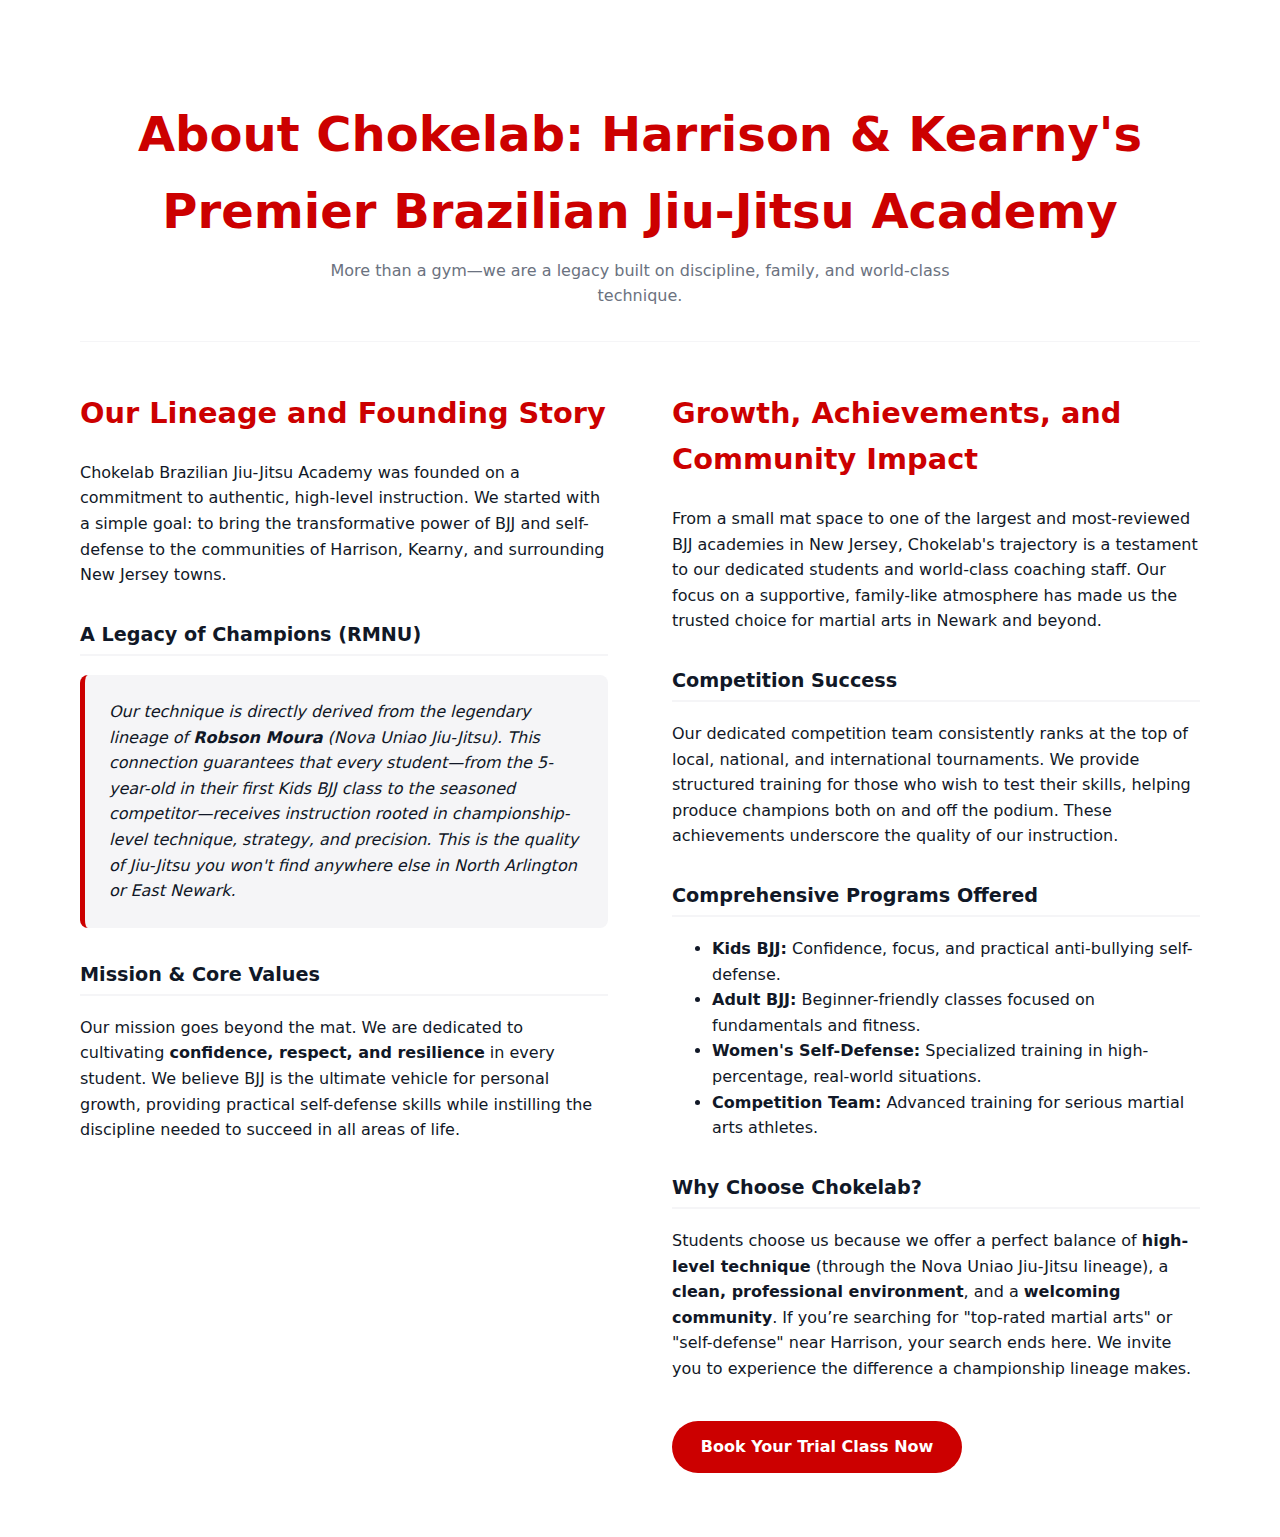
<file: CLA-TRIAL-2026/about-us.html>
<!DOCTYPE html>
<html lang="en">
<head>
    <meta charset="UTF-8">
    <meta name="viewport" content="width=device-width, initial-scale=1.0">
    
    <title>About Chokelab Academy | Top Rated Brazilian Jiu-Jitsu | Harrison NJ</title>
    <meta name="description" content="Discover the history, lineage (Robson Moura / RMNU), and inspiring mission of Chokelab Brazilian Jiu-Jitsu Academy. Offering top-rated programs for Kids and Adults in Harrison & Kearny, NJ.">
    <link rel="canonical" href="https://clatrial.com/about-us.html">

    <meta property="og:title" content="About Chokelab Academy | Top Rated Brazilian Jiu-Jitsu | Harrison NJ">
    <meta property="og:description" content="Discover the history, lineage, and mission of Chokelab Brazilian Jiu-Jitsu Academy. Programs for all ages in Harrison, NJ.">
    <meta property="og:type" content="website">
    <meta property="og:url" content="https://clatrial.com/about-us.html">
    <meta property="og:image" content="https://clatrial.com/assets/images/chokelab-og-image.jpg"> 

    <link rel="stylesheet" href="styles.css">

    <style>
        /* Variables for consistency (assuming these are in your main CSS) */
        :root {
            --text: #111827;
            --muted: #6b7280;
            --accent: #CC0000; /* Primary brand color (Red) */
            --bg-alt: #f5f5f7;
            --radius: 8px;
        }

        body {
            font-family: system-ui, -apple-system, BlinkMacSystemFont, "Segoe UI", sans-serif;
            line-height: 1.6;
            margin: 0;
            color: var(--text);
        }

        .container {
            width: min(1120px, 100% - 2.5rem); /* Inherits main landing page max-width */
            margin-inline: auto;
        }

        .about-section {
            padding: 4rem 0;
            background-color: white;
        }

        .about-header {
            text-align: center;
            padding-bottom: 2rem;
            border-bottom: 1px solid var(--bg-alt);
        }

        .about-header h1 {
            font-size: clamp(2.2rem, 5vw, 3rem);
            color: var(--accent);
            margin-bottom: 0.5rem;
        }

        .section-intro {
            color: var(--muted);
            max-width: 42rem;
            margin: 0.5rem auto 0;
        }

        /* Two-Column Layout for Desktop, Stacks on Mobile */
        .content-grid {
            display: grid;
            grid-template-columns: 1fr 1fr;
            gap: 4rem;
            padding-top: 3rem;
        }

        .content-block h2 {
            color: var(--accent);
            font-size: 1.8rem;
            margin-top: 0;
        }

        .content-block h3 {
            color: var(--text);
            font-size: 1.2rem;
            margin-top: 2rem;
            border-bottom: 2px solid var(--bg-alt);
            padding-bottom: 0.2rem;
        }

        .lineage-box {
            background-color: var(--bg-alt);
            padding: 1.5rem;
            border-left: 5px solid var(--accent);
            border-radius: var(--radius);
            margin-bottom: 2rem;
        }

        .lineage-box p {
            font-style: italic;
            margin: 0;
        }
        
        .cta-button {
            display: inline-block;
            background-color: var(--accent);
            color: white;
            padding: 0.8rem 1.8rem;
            border-radius: 999px;
            text-decoration: none;
            font-weight: 600;
            margin-top: 1.5rem;
            transition: background-color 0.2s;
        }

        .cta-button:hover {
            background-color: #990000; 
        }

        /* Mobile Adjustments */
        @media (max-width: 900px) {
            .content-grid {
                grid-template-columns: 1fr; /* Stacks columns */
                gap: 2rem;
            }
        }
    </style>
    
    <script type="application/ld+json">
    {
      "@context": "http://schema.org",
      "@graph": [
        {
          "@type": ["LocalBusiness", "SportsActivityLocation"],
          "name": "Chokelab Brazilian Jiu-Jitsu Academy",
          "url": "https://clatrial.com/",
          "image": "https://clatrial.com/assets/images/logo.png",
          "priceRange": "$$",
          "address": {
            "@type": "PostalAddress",
            "streetAddress": "756 Harrison Ave",
            "addressLocality": "Harrison",
            "addressRegion": "NJ",
            "postalCode": "07029"
          },
          "areaServed": ["Kearny", "Newark", "North Arlington", "East Newark"],
          "telephone": "+1-973-445-7796"
        },
        {
          "@type": "WebPage",
          "name": "About Chokelab Academy",
          "url": "https://clatrial.com/about-us.html",
          "description": "Discover the history, lineage (Robson Moura / RMNU), and mission of Chokelab Brazilian Jiu-Jitsu Academy."
        }
      ]
    }
    </script>
</head>
<body>

<div class="site-wrapper"> 
    <section class="about-section">
        <div class="container">
            
            <header class="about-header">
                <h1>About Chokelab: Harrison & Kearny's Premier Brazilian Jiu-Jitsu Academy</h1>
                <p class="section-intro">More than a gym—we are a legacy built on discipline, family, and world-class technique.</p>
            </header>

            <div class="content-grid">
                <div class="content-block">
                    <h2>Our Lineage and Founding Story</h2>
                    <p>Chokelab Brazilian Jiu-Jitsu Academy was founded on a commitment to authentic, high-level instruction. We started with a simple goal: to bring the transformative power of BJJ and self-defense to the communities of Harrison, Kearny, and surrounding New Jersey towns.</p>

                    <h3>A Legacy of Champions (RMNU)</h3>
                    <div class="lineage-box">
                        <p>Our technique is directly derived from the legendary lineage of <strong>Robson Moura</strong> (Nova Uniao Jiu-Jitsu). This connection guarantees that every student—from the 5-year-old in their first Kids BJJ class to the seasoned competitor—receives instruction rooted in championship-level technique, strategy, and precision. This is the quality of Jiu-Jitsu you won't find anywhere else in North Arlington or East Newark.</p>
                    </div>

                    <h3>Mission & Core Values</h3>
                    <p>Our mission goes beyond the mat. We are dedicated to cultivating <strong>confidence, respect, and resilience</strong> in every student. We believe BJJ is the ultimate vehicle for personal growth, providing practical self-defense skills while instilling the discipline needed to succeed in all areas of life.</p>
                </div>

                <div class="content-block">
                    <h2>Growth, Achievements, and Community Impact</h2>
                    <p>From a small mat space to one of the largest and most-reviewed BJJ academies in New Jersey, Chokelab's trajectory is a testament to our dedicated students and world-class coaching staff. Our focus on a supportive, family-like atmosphere has made us the trusted choice for martial arts in Newark and beyond.</p>

                    <h3>Competition Success</h3>
                    <p>Our dedicated competition team consistently ranks at the top of local, national, and international tournaments. We provide structured training for those who wish to test their skills, helping produce champions both on and off the podium. These achievements underscore the quality of our instruction.</p>

                    <h3>Comprehensive Programs Offered</h3>
                    <ul>
                        <li><strong>Kids BJJ:</strong> Confidence, focus, and practical anti-bullying self-defense.</li>
                        <li><strong>Adult BJJ:</strong> Beginner-friendly classes focused on fundamentals and fitness.</li>
                        <li><strong>Women's Self-Defense:</strong> Specialized training in high-percentage, real-world situations.</li>
                        <li><strong>Competition Team:</strong> Advanced training for serious martial arts athletes.</li>
                    </ul>

                    <h3>Why Choose Chokelab?</h3>
                    <p>Students choose us because we offer a perfect balance of <strong>high-level technique</strong> (through the Nova Uniao Jiu-Jitsu lineage), a <strong>clean, professional environment</strong>, and a <strong>welcoming community</strong>. If you’re searching for "top-rated martial arts" or "self-defense" near Harrison, your search ends here. We invite you to experience the difference a championship lineage makes.</p>

                    <a href="index.html#trial-form-section" class="cta-button">Book Your Trial Class Now</a>
                </div>
            </div>

        </div>
    </section>

</div>
</body>
</html>
</file>
<file: CLA-TRIAL-2026/styles.css>
/* Font Configuration */
@import url('https://fonts.googleapis.com/css2?family=Poppins:wght@100;200;300;400;500;600;700;800;900&display=swap');
body {
    font-family: 'Poppins', sans-serif;
    scroll-behavior: smooth;
}

/* Hero Background and Overlay */
.hero-bg {
    position: relative;
    min-height: 50vh; /* Ensures a good height on all devices */
    display: flex;
    align-items: center;
    justify-content: center;
    background-color: #1f2937; /* Fallback background color */
}

.hero-bg::before {
    content: '';
    position: absolute;
    top: 0;
    right: 0;
    bottom: 0;
    left: 0;
    /* Using the relative path for Netlify deployment */
    background-image: linear-gradient(to right, rgba(0, 0, 0, 0.7), rgba(37, 99, 235, 0.4)), url('./assets/top-rated-adult-martial-arts-new-jersey.jpg');
    background-size: cover;
    background-position: center;
    z-index: 1;
}

/* Hours List Custom Styling for structure */
.hours-list li {
    padding: 4px 0;
    border-bottom: 1px dotted #d1d5db; /* gray-300 */
    display: flex;
    justify-content: space-between;
    font-size: 0.95rem;
}
</file>
